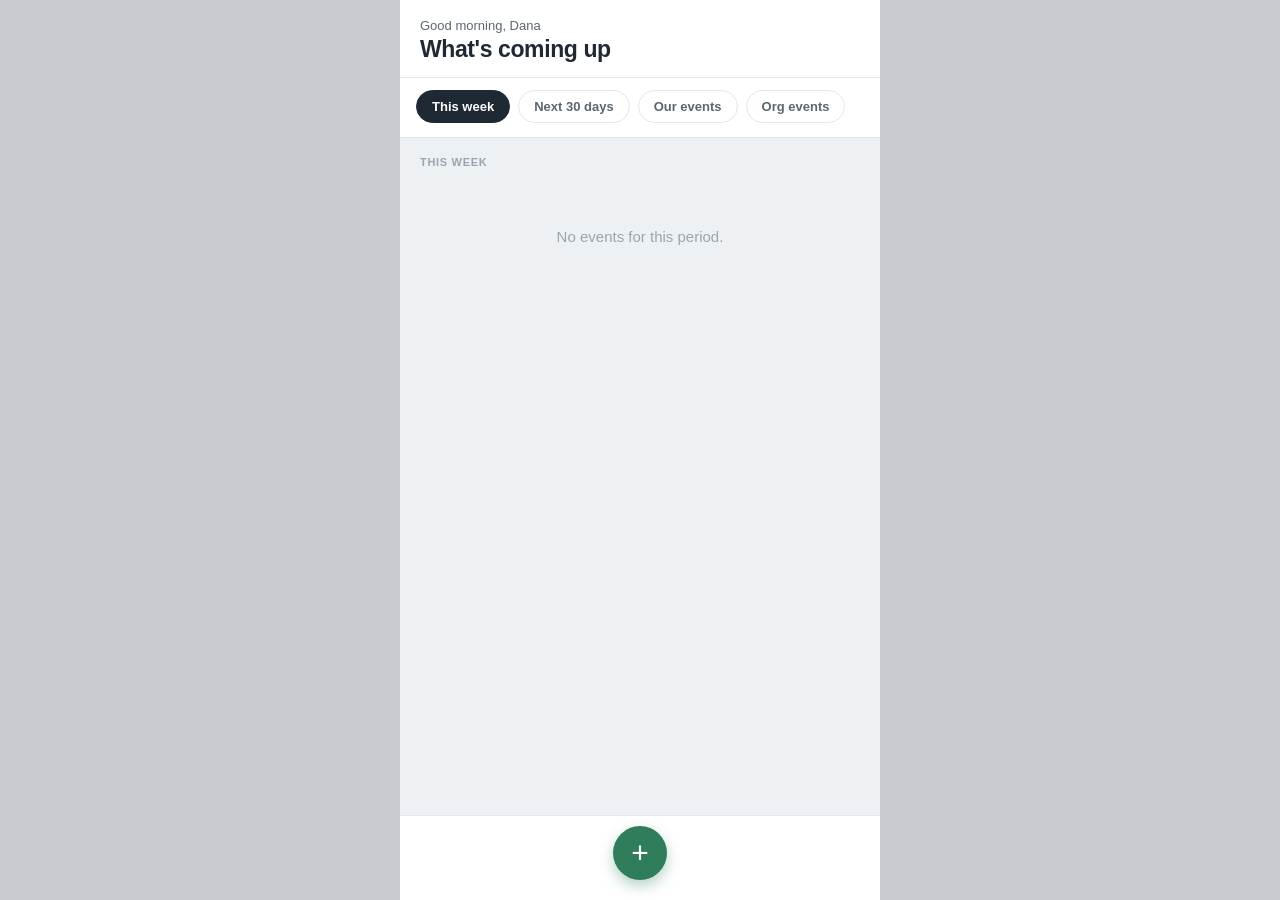
<file: index.html>
<!DOCTYPE html>
<html lang="en">
<head>
  <meta charset="UTF-8">
  <meta name="viewport" content="width=device-width, initial-scale=1.0, viewport-fit=cover">
  <title>Group Coordination</title>
  <link rel="stylesheet" href="css/app.css">
</head>
<body>
  <div id="app">
    <div id="screen-home" class="screen"></div>
    <div id="screen-form" class="screen"></div>
  </div>
  <script type="module" src="js/main.js"></script>
</body>
</html>
</file>
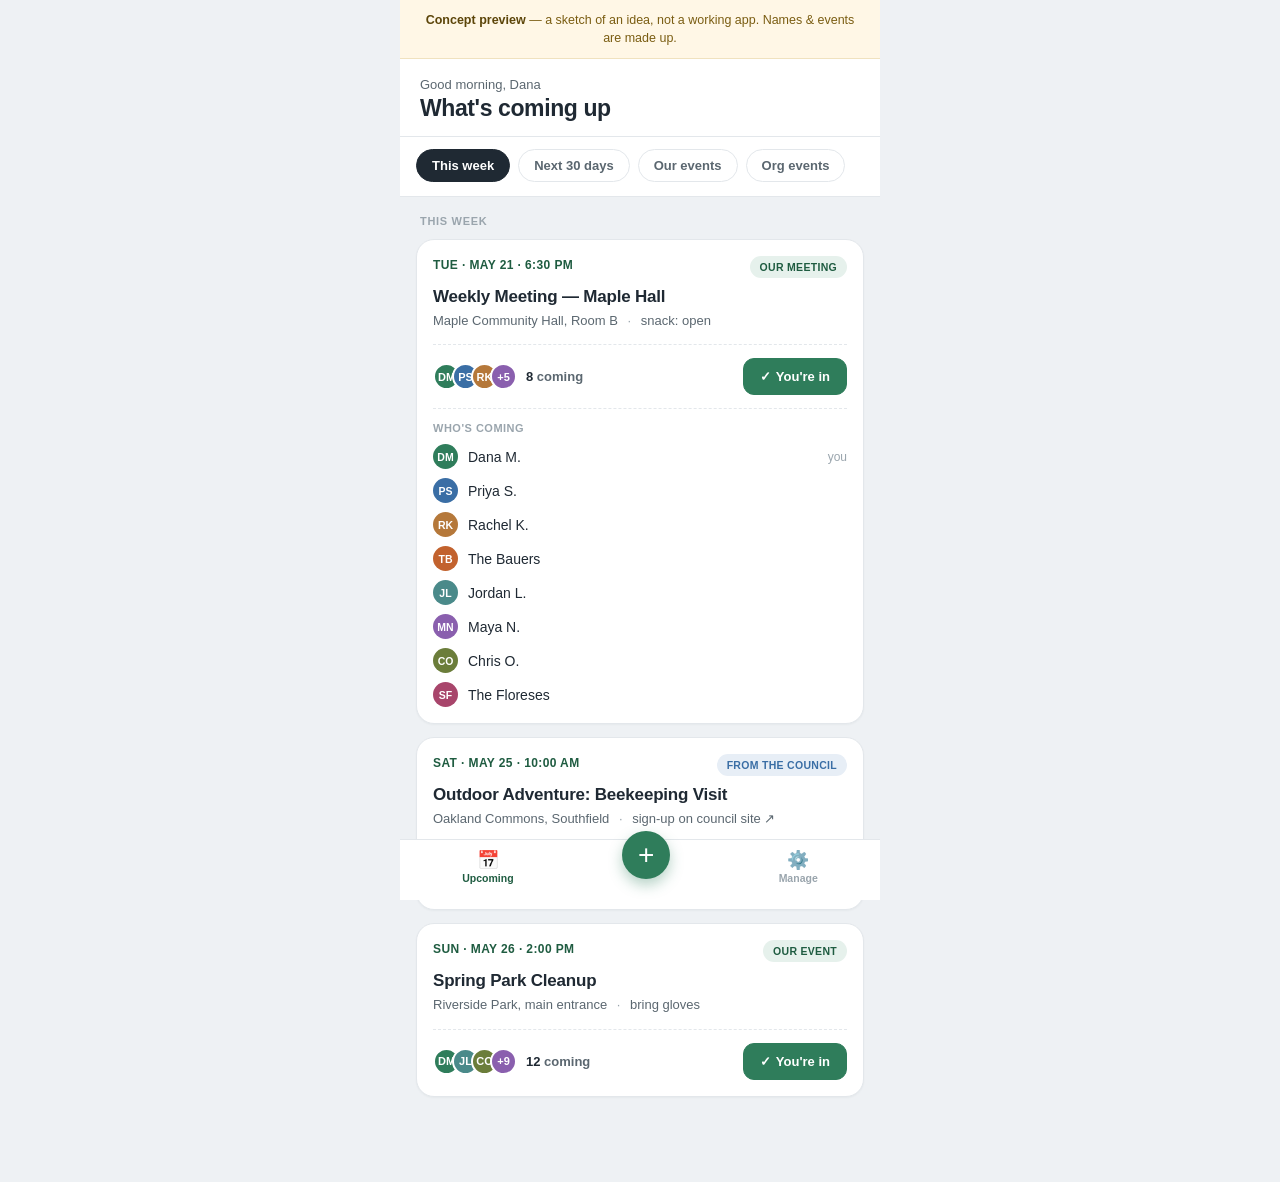
<file: stage1.html>
<!DOCTYPE html>
<html lang="en">
<head>
<meta charset="UTF-8">
<meta name="viewport" content="width=device-width, initial-scale=1.0, viewport-fit=cover">
<title>Group Coordination — Preview</title>
<style>
  :root{
    --bg:#eef1f4;
    --card:#ffffff;
    --ink:#1f2933;
    --ink-soft:#5b6770;
    --ink-faint:#9aa5ad;
    --line:#e3e7eb;
    --accent:#2f7d5b;
    --accent-soft:#e6f1ec;
    --accent-ink:#1f5c41;
    --org:#3a6ea5;
    --org-soft:#e7eef6;
  }
  *{box-sizing:border-box;margin:0;padding:0}
  html,body{height:100%}
  body{
    font-family:-apple-system,BlinkMacSystemFont,"Segoe UI",Roboto,Helvetica,sans-serif;
    background:var(--bg);
    color:var(--ink);
    -webkit-font-smoothing:antialiased;
    /* the page itself is the phone — no fixed frame, content flows and scrolls naturally */
    display:flex;
    flex-direction:column;
    min-height:100%;
    max-width:480px;        /* keeps it phone-width on desktop, full width on phones */
    margin:0 auto;
  }

  /* concept banner */
  .banner{
    background:#fff7e6;
    border-bottom:1px solid #f0e2bf;
    color:#7a5d12;
    font-size:12.5px;line-height:1.45;
    padding:11px 18px;text-align:center;
  }
  .banner b{color:#5c4509}

  /* app header */
  .appbar{
    background:#fff;
    padding:18px 20px 14px;
    border-bottom:1px solid var(--line);
  }
  .appbar .greeting{font-size:13px;color:var(--ink-soft);margin-bottom:3px}
  .appbar h1{font-size:23px;font-weight:700;letter-spacing:-.4px}

  /* scope control — wraps cleanly; no horizontal scroll to misbehave */
  .scope{
    background:#fff;
    display:flex;flex-wrap:wrap;gap:8px;padding:12px 16px 14px;
    border-bottom:1px solid var(--line);
  }
  .chip{
    font-size:13px;font-weight:600;white-space:nowrap;flex:0 0 auto;
    padding:8px 15px;border-radius:999px;
    border:1px solid var(--line);background:#fff;color:var(--ink-soft);
  }
  .chip.active{background:var(--ink);color:#fff;border-color:var(--ink)}

  .section-label{
    font-size:11px;font-weight:700;letter-spacing:.7px;text-transform:uppercase;
    color:var(--ink-faint);padding:18px 20px 0;
  }

  /* events */
  .feed{padding:12px 16px 24px;display:flex;flex-direction:column;gap:13px;flex:1}
  .event{
    border:1px solid var(--line);border-radius:18px;background:#fff;
    padding:16px;
    box-shadow:0 1px 2px rgba(31,41,51,.04);
  }
  .event .top{display:flex;justify-content:space-between;align-items:flex-start;gap:10px}
  .event .when{
    font-size:12px;font-weight:700;color:var(--accent-ink);
    text-transform:uppercase;letter-spacing:.4px;padding-top:2px;
  }
  .tag{
    font-size:10.5px;font-weight:700;letter-spacing:.3px;
    padding:5px 10px;border-radius:999px;white-space:nowrap;
  }
  .tag.ours{background:var(--accent-soft);color:var(--accent-ink)}
  .tag.org{background:var(--org-soft);color:var(--org)}
  .event h2{font-size:17px;font-weight:700;margin:8px 0 4px;letter-spacing:-.2px;line-height:1.25}
  .event .meta{font-size:13px;color:var(--ink-soft);margin-bottom:14px;line-height:1.45}
  .event .meta .dot{margin:0 6px;color:var(--ink-faint)}

  .coming{
    display:flex;align-items:center;justify-content:space-between;gap:10px;
    border-top:1px dashed var(--line);padding-top:13px;
  }
  .who{display:flex;align-items:center;gap:9px;min-width:0}
  .avatars{display:flex}
  .avatars span{
    width:27px;height:27px;border-radius:50%;
    display:flex;align-items:center;justify-content:center;
    font-size:11px;font-weight:700;color:#fff;
    border:2px solid #fff;margin-left:-8px;
  }
  .avatars span:first-child{margin-left:0}
  .who .count{font-size:13px;color:var(--ink-soft);font-weight:600}
  .who .count b{color:var(--ink);font-weight:700}

  .btn-im{
    font-size:13px;font-weight:700;white-space:nowrap;
    padding:10px 16px;border-radius:11px;border:1.5px solid var(--accent);
    background:#fff;color:var(--accent-ink);
  }
  .btn-im.on{background:var(--accent);color:#fff;border-color:var(--accent)}
  .btn-im .ck{margin-right:5px;font-weight:800}

  /* expanded names — the key selling moment */
  .names{margin-top:13px;border-top:1px dashed var(--line);padding-top:13px}
  .names .nlabel{
    font-size:11px;font-weight:700;letter-spacing:.5px;text-transform:uppercase;
    color:var(--ink-faint);margin-bottom:10px;
  }
  .names ul{list-style:none;display:flex;flex-direction:column;gap:9px}
  .names li{display:flex;align-items:center;gap:10px;font-size:14px;color:var(--ink)}
  .names li .pip{
    width:25px;height:25px;border-radius:50%;flex:0 0 auto;
    display:flex;align-items:center;justify-content:center;
    font-size:10.5px;font-weight:700;color:#fff;
  }
  .names li small{color:var(--ink-faint);font-weight:500;margin-left:auto;font-size:12px}

  /* bottom nav */
  .nav{
    position:sticky;bottom:0;
    display:flex;justify-content:space-around;align-items:center;
    border-top:1px solid var(--line);padding:11px 8px 16px;background:#fff;
  }
  .nav .item{display:flex;flex-direction:column;align-items:center;gap:3px;font-size:10.5px;color:var(--ink-faint);font-weight:600}
  .nav .item.active{color:var(--accent-ink)}
  .nav .ico{font-size:18px;line-height:1}
  .nav .plus{
    width:48px;height:48px;border-radius:50%;background:var(--accent);color:#fff;
    display:flex;align-items:center;justify-content:center;font-size:28px;font-weight:300;
    box-shadow:0 6px 14px rgba(47,125,91,.35);margin-top:-24px;
  }
</style>
</head>
<body>

  <div class="banner">
    <b>Concept preview</b> — a sketch of an idea, not a working app. Names &amp; events are made up.
  </div>

  <div class="appbar">
    <div class="greeting">Good morning, Dana</div>
    <h1>What's coming up</h1>
  </div>

  <div class="scope">
    <span class="chip active">This week</span>
    <span class="chip">Next 30 days</span>
    <span class="chip">Our events</span>
    <span class="chip">Org events</span>
  </div>

  <div class="section-label">This week</div>

  <div class="feed">

    <!-- Event 1: expanded names — the key moment, first thing seen -->
    <div class="event">
      <div class="top">
        <span class="when">Tue · May 21 · 6:30 PM</span>
        <span class="tag ours">OUR MEETING</span>
      </div>
      <h2>Weekly Meeting — Maple Hall</h2>
      <div class="meta">Maple Community Hall, Room B <span class="dot">·</span> snack: open</div>

      <div class="coming">
        <div class="who">
          <div class="avatars">
            <span style="background:#2f7d5b">DM</span>
            <span style="background:#3a6ea5">PS</span>
            <span style="background:#b5783a">RK</span>
            <span style="background:#8a5fae">+5</span>
          </div>
          <span class="count"><b>8</b> coming</span>
        </div>
        <button class="btn-im on"><span class="ck">✓</span>You're in</button>
      </div>

      <div class="names">
        <div class="nlabel">Who's coming</div>
        <ul>
          <li><span class="pip" style="background:#2f7d5b">DM</span> Dana M. <small>you</small></li>
          <li><span class="pip" style="background:#3a6ea5">PS</span> Priya S.</li>
          <li><span class="pip" style="background:#b5783a">RK</span> Rachel K.</li>
          <li><span class="pip" style="background:#c2622e">TB</span> The Bauers</li>
          <li><span class="pip" style="background:#4a8a8a">JL</span> Jordan L.</li>
          <li><span class="pip" style="background:#8a5fae">MN</span> Maya N.</li>
          <li><span class="pip" style="background:#6b7d3a">CO</span> Chris O.</li>
          <li><span class="pip" style="background:#a8456b">SF</span> The Floreses</li>
        </ul>
      </div>
    </div>

    <!-- Event 2: org-relayed, collapsed -->
    <div class="event">
      <div class="top">
        <span class="when">Sat · May 25 · 10:00 AM</span>
        <span class="tag org">FROM THE COUNCIL</span>
      </div>
      <h2>Outdoor Adventure: Beekeeping Visit</h2>
      <div class="meta">Oakland Commons, Southfield <span class="dot">·</span> sign-up on council site ↗</div>

      <div class="coming">
        <div class="who">
          <div class="avatars">
            <span style="background:#3a6ea5">PS</span>
            <span style="background:#c2622e">TB</span>
            <span style="background:#a8456b">+1</span>
          </div>
          <span class="count"><b>3</b> going</span>
        </div>
        <button class="btn-im">I'm going</button>
      </div>
    </div>

    <!-- Event 3: our event, collapsed -->
    <div class="event">
      <div class="top">
        <span class="when">Sun · May 26 · 2:00 PM</span>
        <span class="tag ours">OUR EVENT</span>
      </div>
      <h2>Spring Park Cleanup</h2>
      <div class="meta">Riverside Park, main entrance <span class="dot">·</span> bring gloves</div>

      <div class="coming">
        <div class="who">
          <div class="avatars">
            <span style="background:#2f7d5b">DM</span>
            <span style="background:#4a8a8a">JL</span>
            <span style="background:#6b7d3a">CO</span>
            <span style="background:#8a5fae">+9</span>
          </div>
          <span class="count"><b>12</b> coming</span>
        </div>
        <button class="btn-im on"><span class="ck">✓</span>You're in</button>
      </div>
    </div>

  </div>

  <div class="nav">
    <div class="item active"><span class="ico">📅</span>Upcoming</div>
    <div class="plus">+</div>
    <div class="item"><span class="ico">⚙️</span>Manage</div>
  </div>

</body>
</html>
</file>
<file: css/app.css>
:root {
  --bg: #eef1f4;
  --ink: #1f2933;
  --ink-soft: #5b6770;
  --ink-faint: #9aa5ad;
  --line: #e3e7eb;
  --accent: #2f7d5b;
  --accent-soft: #e6f1ec;
  --accent-ink: #1f5c41;
  --org: #3a6ea5;
  --org-soft: #e7eef6;
  --danger: #c0392b;
}

*, *::before, *::after { box-sizing: border-box; margin: 0; padding: 0; }

html, body {
  height: 100%;
  background: #c8cbd0;
  font-family: -apple-system, BlinkMacSystemFont, "Segoe UI", Roboto, Helvetica, sans-serif;
  color: var(--ink);
  -webkit-font-smoothing: antialiased;
}

/* ── app container ───────────────────────── */

#app {
  position: fixed;
  inset: 0;
  max-width: 480px;
  margin: 0 auto;
  overflow: hidden;
}

/* ── screens ─────────────────────────────── */

.screen {
  position: absolute;
  inset: 0;
  background: var(--bg);
  display: flex;
  flex-direction: column;
  transform: translateX(100%);
}

.screen.transitioning {
  transition: transform 0.28s cubic-bezier(0.4, 0, 0.2, 1);
  will-change: transform;
}

.screen.active      { transform: translateX(0); }
.screen.slide-left  { transform: translateX(-30%); }

.scroll-area {
  flex: 1;
  overflow-y: auto;
  -webkit-overflow-scrolling: touch;
}

/* ── app bar ─────────────────────────────── */

.appbar {
  background: #fff;
  padding: 18px 20px 14px;
  border-bottom: 1px solid var(--line);
  flex-shrink: 0;
}

.appbar .greeting { font-size: 13px; color: var(--ink-soft); margin-bottom: 3px; }
.appbar h1        { font-size: 23px; font-weight: 700; letter-spacing: -.4px; }

/* ── scope chips ─────────────────────────── */

.scope {
  background: #fff;
  display: flex;
  flex-wrap: wrap;
  gap: 8px;
  padding: 12px 16px 14px;
  border-bottom: 1px solid var(--line);
  flex-shrink: 0;
}

.chip {
  font-size: 13px;
  font-weight: 600;
  white-space: nowrap;
  padding: 8px 15px;
  border-radius: 999px;
  border: 1px solid var(--line);
  background: #fff;
  color: var(--ink-soft);
  cursor: pointer;
}

.chip.active { background: var(--ink); color: #fff; border-color: var(--ink); }

/* ── section label ───────────────────────── */

.section-label {
  font-size: 11px;
  font-weight: 700;
  letter-spacing: .7px;
  text-transform: uppercase;
  color: var(--ink-faint);
  padding: 18px 20px 0;
}

/* ── feed ────────────────────────────────── */

.feed {
  padding: 12px 16px 32px;
  display: flex;
  flex-direction: column;
  gap: 13px;
}

.empty {
  text-align: center;
  color: var(--ink-faint);
  font-size: 15px;
  padding: 48px 0 24px;
}

/* ── event card ──────────────────────────── */

.event {
  border: 1px solid var(--line);
  border-radius: 18px;
  background: #fff;
  padding: 16px;
  box-shadow: 0 1px 2px rgba(31,41,51,.04);
  position: relative;
}

.event.cancelled { opacity: 0.6; }

/* top row */
.card-top {
  display: flex;
  justify-content: space-between;
  align-items: flex-start;
  gap: 8px;
}

.when {
  font-size: 12px;
  font-weight: 700;
  color: var(--accent-ink);
  text-transform: uppercase;
  letter-spacing: .4px;
  padding-top: 3px;
  flex: 1;
}

.card-right {
  display: flex;
  align-items: center;
  gap: 6px;
  flex-shrink: 0;
}

.tag {
  font-size: 10.5px;
  font-weight: 700;
  letter-spacing: .3px;
  padding: 5px 10px;
  border-radius: 999px;
  white-space: nowrap;
}

.tag.ours { background: var(--accent-soft); color: var(--accent-ink); }
.tag.org  { background: var(--org-soft);    color: var(--org); }

.cancelled-badge {
  font-size: 10.5px;
  font-weight: 700;
  letter-spacing: .3px;
  padding: 5px 10px;
  border-radius: 999px;
  background: #fde8e8;
  color: var(--danger);
  white-space: nowrap;
}

/* ··· menu button */
.menu-wrap { position: relative; }

.menu-btn {
  background: none;
  border: none;
  cursor: pointer;
  font-size: 15px;
  color: var(--ink-faint);
  padding: 3px 6px;
  border-radius: 6px;
  line-height: 1;
  letter-spacing: 1px;
}

.menu-btn:hover { background: var(--bg); color: var(--ink-soft); }

/* card dropdown */
.card-menu {
  display: none;
  position: absolute;
  top: calc(100% + 4px);
  right: 0;
  background: #fff;
  border: 1px solid var(--line);
  border-radius: 12px;
  box-shadow: 0 6px 20px rgba(31,41,51,.14);
  z-index: 300;
  flex-direction: column;
  min-width: 160px;
  overflow: hidden;
}

.card-menu.open { display: flex; }

.card-menu button {
  background: none;
  border: none;
  text-align: left;
  padding: 12px 16px;
  font-size: 14px;
  color: var(--ink);
  cursor: pointer;
  font-family: inherit;
}

.card-menu button:hover  { background: var(--bg); }
.card-menu button.danger { color: var(--danger); }

/* title / meta */
.event h2 {
  font-size: 17px;
  font-weight: 700;
  margin: 8px 0 4px;
  letter-spacing: -.2px;
  line-height: 1.25;
}

.event .meta {
  font-size: 13px;
  color: var(--ink-soft);
  margin-bottom: 14px;
  line-height: 1.45;
}

.event .meta .dot { margin: 0 6px; color: var(--ink-faint); }

/* coming row */
.coming {
  display: flex;
  align-items: center;
  justify-content: space-between;
  gap: 10px;
  border-top: 1px dashed var(--line);
  padding-top: 13px;
}

.who-btn {
  display: flex;
  align-items: center;
  gap: 9px;
  background: none;
  border: none;
  cursor: pointer;
  padding: 0;
  flex: 1;
  min-width: 0;
  text-align: left;
}

.who-btn:hover .count { color: var(--ink); }

.avatars { display: flex; }

.avatars span,
.avatar-ov {
  width: 27px;
  height: 27px;
  border-radius: 50%;
  display: flex;
  align-items: center;
  justify-content: center;
  font-size: 11px;
  font-weight: 700;
  color: #fff;
  border: 2px solid #fff;
  margin-left: -8px;
  flex-shrink: 0;
}

.avatars span:first-child { margin-left: 0; }

.avatar-ov {
  background: var(--ink-faint);
  font-size: 10px;
}

.count       { font-size: 13px; color: var(--ink-soft); font-weight: 600; }
.count b     { color: var(--ink); font-weight: 700; }

/* rsvp button */
.btn-im {
  font-size: 13px;
  font-weight: 700;
  white-space: nowrap;
  padding: 10px 16px;
  border-radius: 11px;
  border: 1.5px solid var(--accent);
  background: #fff;
  color: var(--accent-ink);
  cursor: pointer;
  flex-shrink: 0;
  font-family: inherit;
}

.btn-im.on { background: var(--accent); color: #fff; }
.btn-im .ck { margin-right: 4px; }

/* names list */
.names {
  margin-top: 13px;
  border-top: 1px dashed var(--line);
  padding-top: 13px;
}

.nlabel {
  font-size: 11px;
  font-weight: 700;
  letter-spacing: .5px;
  text-transform: uppercase;
  color: var(--ink-faint);
  margin-bottom: 10px;
}

.names ul {
  list-style: none;
  display: flex;
  flex-direction: column;
  gap: 9px;
}

.names li {
  display: flex;
  align-items: center;
  gap: 10px;
  font-size: 14px;
  color: var(--ink);
}

.names li .pip {
  width: 25px;
  height: 25px;
  border-radius: 50%;
  flex: 0 0 auto;
  display: flex;
  align-items: center;
  justify-content: center;
  font-size: 10.5px;
  font-weight: 700;
  color: #fff;
}

.names li small {
  color: var(--ink-faint);
  font-weight: 500;
  margin-left: auto;
  font-size: 12px;
}

/* ── bottom nav ──────────────────────────── */

.nav {
  flex-shrink: 0;
  display: flex;
  justify-content: center;
  align-items: center;
  padding: 10px 8px max(20px, env(safe-area-inset-bottom));
  background: #fff;
  border-top: 1px solid var(--line);
}

.plus {
  width: 54px;
  height: 54px;
  border-radius: 50%;
  background: var(--accent);
  color: #fff;
  border: none;
  cursor: pointer;
  font-size: 30px;
  font-weight: 300;
  line-height: 1;
  display: flex;
  align-items: center;
  justify-content: center;
  box-shadow: 0 6px 14px rgba(47,125,91,.35);
  transition: background 0.15s;
}

.plus:hover { background: var(--accent-ink); }

/* ── form screen ─────────────────────────── */

.form-appbar {
  background: #fff;
  padding: 16px 20px;
  border-bottom: 1px solid var(--line);
  display: flex;
  align-items: center;
  gap: 12px;
  flex-shrink: 0;
}

.back-btn {
  background: none;
  border: none;
  cursor: pointer;
  font-size: 24px;
  color: var(--accent-ink);
  padding: 0 4px 0 0;
  line-height: 1;
}

.form-appbar h2 {
  font-size: 18px;
  font-weight: 700;
  letter-spacing: -.3px;
}

.event-form {
  padding: 20px 16px 48px;
  display: flex;
  flex-direction: column;
  gap: 18px;
}

.field {
  display: flex;
  flex-direction: column;
  gap: 6px;
}

.field label {
  font-size: 12px;
  font-weight: 700;
  letter-spacing: .4px;
  text-transform: uppercase;
  color: var(--ink-soft);
}

.optional {
  font-size: 11px;
  font-weight: 400;
  text-transform: none;
  letter-spacing: 0;
  color: var(--ink-faint);
}

.field input,
.field textarea {
  padding: 11px 14px;
  border-radius: 11px;
  border: 1.5px solid var(--line);
  font-size: 15px;
  color: var(--ink);
  font-family: inherit;
  background: #fff;
  outline: none;
  transition: border-color 0.15s;
}

.field input:focus,
.field textarea:focus { border-color: var(--accent); }

.field-hint {
  font-size: 12.5px;
  color: #8a5f00;
  background: #fff8e6;
  border-radius: 8px;
  padding: 7px 11px;
}

/* multi-date row */
.multi-date-row {
  background: var(--accent-soft);
  border-radius: 12px;
  padding: 12px 14px;
  flex-direction: row;
  align-items: center;
  gap: 10px;
}

.multi-date-label {
  display: flex;
  align-items: center;
  gap: 7px;
  font-size: 13px;
  font-weight: 700;
  color: var(--accent-ink);
  text-transform: none;
  letter-spacing: 0;
  cursor: pointer;
  white-space: nowrap;
  user-select: none;
}

.multi-date-label input[type="checkbox"] { accent-color: var(--accent); }

.multi-date-hint {
  font-size: 12px;
  color: var(--accent-ink);
  opacity: 0.65;
  line-height: 1.35;
}

.btn-submit {
  padding: 15px;
  border-radius: 13px;
  border: none;
  background: var(--accent);
  color: #fff;
  font-size: 16px;
  font-weight: 700;
  cursor: pointer;
  font-family: inherit;
  transition: background 0.15s;
  margin-top: 4px;
}

.btn-submit:hover { background: var(--accent-ink); }
</file>
